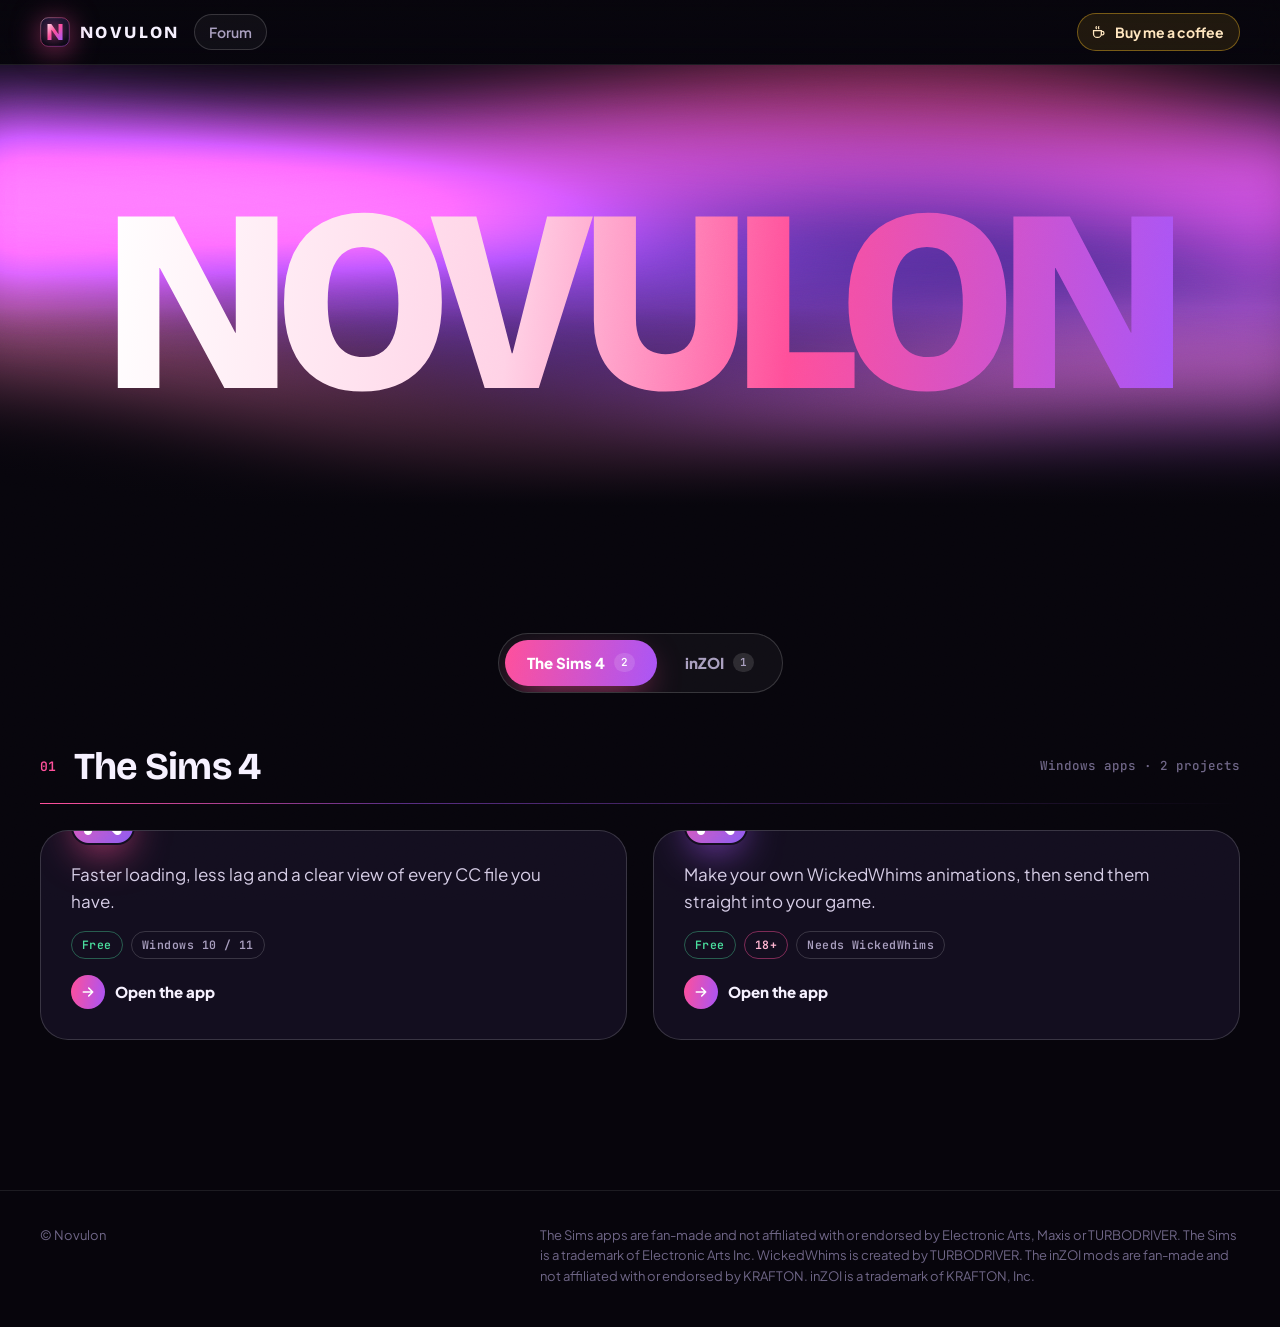
<file: index.html>
<!doctype html>
<html lang="en">
<head>
<meta charset="utf-8">
<meta name="viewport" content="width=device-width, initial-scale=1, viewport-fit=cover">
<meta name="description" content="Apps, tools and mods by Novulon: Sims Hub and Wicked Animator for The Sims 4, and ZOI Overhaul for inZOI.">
<link rel="icon" href="img/novulon-logo.svg" type="image/svg+xml">
<title>Novulon</title>
<link rel="preconnect" href="https://fonts.googleapis.com">
<link rel="preconnect" href="https://fonts.gstatic.com" crossorigin>
<link rel="stylesheet" href="https://fonts.googleapis.com/css2?family=Bricolage+Grotesque:opsz,wght@12..96,600;12..96,700;12..96,800&family=Plus+Jakarta+Sans:wght@400;500;600;700;800&family=JetBrains+Mono:wght@500;600&display=swap">
<style>
  /* One deliberate look: night violet, the same world as the apps. */
  :root {
    color-scheme: dark;
    --ground: #07050c;
    --ground-2: #0e0a17;
    --panel: #130e1f;
    --line: rgba(255, 255, 255, .09);
    --line-2: rgba(255, 255, 255, .16);
    --text: #f6f1ff;
    --muted: #a99fbf;
    --faint: #6f6687;
    --pink: #ff4f9a;
    --violet: #a855f7;
    --amber: #fbbf24;
    --mint: #4ade9e;
    --display: "Bricolage Grotesque", "Segoe UI", system-ui, sans-serif;
    --body: "Plus Jakarta Sans", "Segoe UI", system-ui, sans-serif;
    --mono: "JetBrains Mono", ui-monospace, Consolas, monospace;
    --grad: linear-gradient(100deg, var(--pink), var(--violet));
  }
  * { box-sizing: border-box; }
  html { scroll-behavior: smooth; }
  body { margin: 0; background: var(--ground); color: var(--text); font: 16px/1.6 var(--body); overflow-x: hidden; }
  a { color: inherit; }
  img { max-width: 100%; }
  [hidden] { display: none !important; }

  /* scrollbars in the site's colours (page and app windows) */
  html, dialog { scrollbar-width: thin; scrollbar-color: #c94fd8 #0b0812; }
  ::-webkit-scrollbar { width: 12px; height: 12px; }
  ::-webkit-scrollbar-track { background: #0b0812; }
  ::-webkit-scrollbar-thumb { border-radius: 999px; border: 3px solid #0b0812; background: linear-gradient(180deg, var(--pink), var(--violet)); }
  ::-webkit-scrollbar-thumb:hover { background: linear-gradient(180deg, #ff77b3, #c084fc); }
  ::-webkit-scrollbar-corner { background: #0b0812; }
  ::-webkit-scrollbar-button { display: none; width: 0; height: 0; }
  dialog::-webkit-scrollbar-track { background: var(--ground-2); }
  dialog::-webkit-scrollbar-thumb { border-color: var(--ground-2); }
  h1, h2, h3 { margin: 0; font-family: var(--display); line-height: .95; text-wrap: balance; }
  p { margin: 0; }
  :focus-visible { outline: 2px solid var(--pink); outline-offset: 3px; border-radius: 8px; }
  .wrap { max-width: 1240px; margin-inline: auto; padding-inline: 20px; }
  .label { font: 600 11.5px/1 var(--mono); letter-spacing: .18em; text-transform: uppercase; color: var(--muted); }

  /* film grain over everything, very light */
  .grain { position: fixed; inset: 0; pointer-events: none; z-index: 50; opacity: .06; mix-blend-mode: overlay;
    background-image: url("data:image/svg+xml,%3Csvg xmlns='http://www.w3.org/2000/svg' width='160' height='160'%3E%3Cfilter id='n'%3E%3CfeTurbulence type='fractalNoise' baseFrequency='.9' numOctaves='2' stitchTiles='stitch'/%3E%3C/filter%3E%3Crect width='100%25' height='100%25' filter='url(%23n)'/%3E%3C/svg%3E"); }

  /* ---------------------------------------------------------------- top bar */
  .bar { position: sticky; top: env(safe-area-inset-top, 0px); z-index: 20; backdrop-filter: blur(14px) saturate(1.3);
    background: linear-gradient(to bottom, rgba(7, 5, 12, .82), rgba(7, 5, 12, .45)); border-bottom: 1px solid var(--line); }
  .bar .wrap { display: flex; align-items: center; gap: 14px; height: 64px; }
  .brand { display: flex; align-items: center; gap: 10px; text-decoration: none; }
  .brand img { width: 30px; height: 30px; filter: drop-shadow(0 4px 14px rgba(255, 79, 154, .55)); }
  .brand b { font: 800 17px/1 var(--display); letter-spacing: .14em; }
  .bar .grow { flex: 1; }
  .bar nav a { font-weight: 600; font-size: 14px; color: var(--muted); text-decoration: none; }
  .bar nav a:hover { color: var(--text); }
  .top-nav a { display: inline-flex; align-items: center; height: 36px; padding: 0 14px; border-radius: 999px; border: 1px solid var(--line-2); background: rgba(255, 255, 255, .04); }
  .top-nav a:hover { background: rgba(255, 255, 255, .09); }
  .coffee { display: inline-flex; align-items: center; gap: 8px; height: 38px; padding: 0 15px 0 12px; border-radius: 999px; font-weight: 700;
    font-size: 14px; text-decoration: none; color: #ffe6bf; background: rgba(251, 191, 36, .1); border: 1px solid rgba(251, 191, 36, .4);
    transition: background .2s, transform .2s; }
  .coffee:hover { background: rgba(251, 191, 36, .2); transform: translateY(-1px); }
  .coffee svg { width: 17px; height: 17px; }

  /* ---------------------------------------------------------------- hero */
  .hero { position: relative; isolation: isolate; padding-block: clamp(48px, min(11vw, 14vh), 150px) clamp(40px, min(8vw, 10vh), 110px); overflow: hidden; }
  #sky { position: absolute; inset: 0; width: 100%; height: 100%; z-index: -2; }
  .hero::after { content: ""; position: absolute; inset: auto 0 0 0; height: 45%; z-index: -1; background: linear-gradient(to bottom, transparent, var(--ground)); }
  .hero .wrap { display: grid; gap: 28px; justify-items: center; text-align: center; }
  .hero h1 { font-size: clamp(48px, 20vw, 260px); font-weight: 800; letter-spacing: -.04em; line-height: .86; white-space: nowrap; }
  .hero h1 .solid { display: inline-block; background: linear-gradient(95deg, #fff 0%, #ffd2e6 38%, var(--pink) 64%, var(--violet) 100%);
    -webkit-background-clip: text; background-clip: text; color: transparent; }  .hero .intro { display: flex; justify-content: center; }

  /* ---------------------------------------------------------------- work */
  .work { padding-block: clamp(70px, 10vw, 130px) 40px; }

  /* one tab per game */
  .games { display: flex; gap: 6px; width: max-content; max-width: 100%; margin: 0 auto 56px; padding: 6px; border-radius: 999px;
    background: rgba(255, 255, 255, .04); border: 1px solid var(--line-2); overflow-x: auto; }
  .games button { display: inline-flex; align-items: center; gap: 9px; height: 46px; padding: 0 22px; border: 0; border-radius: 999px; cursor: pointer;
    font: 800 15px/1 var(--body); color: var(--muted); background: transparent; white-space: nowrap; transition: color .2s, background .2s; }
  .games button:hover { color: var(--text); }
  .games button[aria-selected="true"] { color: #fff; background: var(--grad); box-shadow: 0 12px 34px -12px rgba(255, 79, 154, .8); }
  .games .count { font: 600 11px/1 var(--mono); padding: 4px 7px; border-radius: 999px; background: rgba(255, 255, 255, .12); }
  .cards.three { grid-template-columns: repeat(3, minmax(0, 1fr)); }
  .cards.one { grid-template-columns: minmax(0, 1fr); }
  .cards.one .card .shot { aspect-ratio: 21 / 9; }
  .cards.one .card .pitch { max-width: 60ch; }
  .note { padding: 16px 18px; border-radius: 16px; background: rgba(255, 79, 154, .07); border: 1px solid rgba(255, 79, 154, .3); color: #e9dff6; font-size: 14.5px; }
  .note b { color: #fff; }
  code.path { font: 500 13px/1.4 var(--mono); padding: 2px 7px; border-radius: 7px; background: rgba(255, 255, 255, .07); border: 1px solid var(--line); word-break: break-all; }

  /* a group of projects (add more groups like this one) */
  .group { display: grid; gap: 26px; margin-bottom: 90px; }
  .group-head { display: grid; grid-template-columns: auto 1fr auto; gap: 18px; align-items: center; }
  .group-head .n { font: 600 13px/1 var(--mono); color: var(--pink); }
  .group-head h3 { font-size: clamp(26px, 3.4vw, 38px); letter-spacing: -.02em; }
  .group-head .rule { grid-column: 1 / -1; height: 1px; background: linear-gradient(90deg, var(--pink), rgba(168, 85, 247, .5) 30%, transparent); }
  .group-head .meta { font: 500 12.5px/1 var(--mono); color: var(--faint); }

  .cards { display: grid; grid-template-columns: repeat(2, minmax(0, 1fr)); gap: 26px; perspective: 1400px; }
  .card { --rx: 0deg; --ry: 0deg; --mx: 50%; --my: 50%; --glow: var(--pink);
    position: relative; display: flex; flex-direction: column; text-align: left; font: inherit; color: inherit; cursor: pointer; padding: 0;
    border-radius: 28px; border: 1px solid var(--line-2); background: var(--panel); overflow: hidden;
    transform: rotateX(var(--rx)) rotateY(var(--ry)); transform-style: preserve-3d; transition: transform .35s cubic-bezier(.2, .8, .2, 1), border-color .3s, box-shadow .3s; }
  .card.violet { --glow: var(--violet); }
  .card::before { content: ""; position: absolute; inset: 0; z-index: 2; pointer-events: none; opacity: 0; transition: opacity .3s;
    background: radial-gradient(420px circle at var(--mx) var(--my), rgba(255, 255, 255, .13), transparent 45%); }
  .card:hover { border-color: color-mix(in srgb, var(--glow) 60%, transparent); box-shadow: 0 30px 90px -30px color-mix(in srgb, var(--glow) 70%, transparent); }
  .card:hover::before { opacity: 1; }
  .card .shot { position: relative; aspect-ratio: 16 / 10; overflow: hidden; background: #0b0812; }
  .card .shot img { position: absolute; inset: 0; width: 100%; height: 100%; object-fit: cover; object-position: top left; transform: scale(1.02); transition: transform .8s cubic-bezier(.2, .8, .2, 1); }
  .card:hover .shot img { transform: scale(1.07); }
  .card .shot::after { content: ""; position: absolute; inset: 0; background: linear-gradient(to bottom, transparent 55%, var(--panel)); }
  .card .body { position: relative; padding: 4px 30px 30px; display: grid; gap: 16px; margin-top: -54px; z-index: 1; }
  .card .head { display: flex; align-items: center; gap: 16px; }
  .card .head img { width: 64px; height: 64px; border-radius: 18px; box-shadow: 0 14px 40px -10px color-mix(in srgb, var(--glow) 80%, transparent); }
  .card h4 { margin: 0; font: 800 clamp(28px, 3.2vw, 42px)/1 var(--display); letter-spacing: -.03em; }
  .card .pitch { color: #d6cde6; font-size: 17px; max-width: 42ch; }
  .tags { display: flex; gap: 8px; flex-wrap: wrap; }
  .tag { font: 600 11.5px/1 var(--mono); letter-spacing: .04em; padding: 7px 10px; border-radius: 999px; border: 1px solid var(--line-2); color: var(--muted); }
  .tag.free { color: var(--mint); border-color: rgba(74, 222, 158, .38); }
  .tag.adult { color: #ffb6d2; border-color: rgba(255, 79, 154, .45); }
  .card .open { display: inline-flex; align-items: center; gap: 10px; font-weight: 800; font-size: 15px; }
  .card .open i { width: 34px; height: 34px; border-radius: 50%; background: var(--grad); display: grid; place-items: center; transition: transform .3s; }
  .card:hover .open i { transform: translateX(4px); }
  .card .open svg { width: 16px; height: 16px; }


  /* ---------------------------------------------------------------- app window */
  dialog { width: min(1120px, calc(100vw - 24px)); max-height: calc(100vh - 32px); max-height: calc(100dvh - 24px); padding: 0; border: 1px solid var(--line-2); border-radius: 28px;
    background: var(--ground-2); color: var(--text); overflow: auto; overscroll-behavior: contain; }
  dialog::backdrop { background: rgba(4, 2, 8, .78); backdrop-filter: blur(8px); }
  dialog[open] { animation: pop .45s cubic-bezier(.2, .8, .2, 1); }
  @keyframes pop { from { opacity: 0; transform: translateY(24px) scale(.97); } }
  .sheet-hero { position: relative; aspect-ratio: 21 / 8; overflow: hidden; }
  .sheet-hero img { width: 100%; height: 100%; object-fit: cover; object-position: top center; display: block; }
  .sheet-hero::after { content: ""; position: absolute; inset: 0; background: linear-gradient(to bottom, rgba(14, 10, 23, .1), var(--ground-2)); }
  .x { position: absolute; top: 16px; right: 16px; z-index: 2; width: 44px; height: 44px; border-radius: 14px; border: 1px solid var(--line-2);
    background: rgba(10, 7, 16, .7); color: var(--text); font-size: 24px; line-height: 1; cursor: pointer; backdrop-filter: blur(6px); }
  .x:hover { border-color: var(--pink); }
  .sheet { padding: 0 clamp(20px, 4vw, 44px) 44px; margin-top: -70px; position: relative; display: grid; gap: 30px; }
  .sheet-head { display: flex; align-items: center; gap: 18px; flex-wrap: wrap; }
  .sheet-head img { width: 76px; height: 76px; border-radius: 22px; box-shadow: 0 18px 50px -12px rgba(255, 79, 154, .7); }
  .sheet-head h2 { font-size: clamp(34px, 5vw, 60px); font-weight: 800; letter-spacing: -.035em; }
  .lead { font-size: clamp(17px, 1.8vw, 20px); color: #d6cde6; max-width: 64ch; line-height: 1.55; }
  .actions { display: flex; gap: 12px; flex-wrap: wrap; align-items: center; }
  .btn { display: inline-flex; align-items: center; gap: 9px; height: 50px; padding: 0 22px; border-radius: 14px; font-weight: 800; font-size: 15px;
    text-decoration: none; border: 1px solid var(--line-2); background: rgba(255, 255, 255, .04); transition: transform .2s, border-color .2s, box-shadow .2s; }
  .btn:hover { transform: translateY(-2px); border-color: rgba(255, 255, 255, .3); }
  .btn.primary { background: var(--grad); border-color: transparent; color: #fff; box-shadow: 0 14px 40px -12px rgba(255, 79, 154, .8); }
  .btn.primary:hover { box-shadow: 0 18px 50px -10px rgba(255, 79, 154, .95); }
  .btn svg { width: 18px; height: 18px; }
  .sub { font: 600 11.5px/1 var(--mono); letter-spacing: .18em; text-transform: uppercase; color: var(--pink); }
  .feats { display: grid; grid-template-columns: repeat(auto-fit, minmax(250px, 1fr)); gap: 14px; }
  .feat { padding: 20px; border-radius: 18px; background: rgba(255, 255, 255, .03); border: 1px solid var(--line); display: grid; gap: 6px; }
  .feat b { font: 700 19px/1.2 var(--display); }
  .feat span { color: var(--muted); font-size: 14.5px; }
  .steps { list-style: none; padding: 0; margin: 0; display: grid; grid-template-columns: repeat(4, minmax(0, 1fr)); gap: 12px; counter-reset: s; }
  .steps li { counter-increment: s; padding: 18px; border-radius: 18px; background: rgba(255, 255, 255, .03); border: 1px solid var(--line); display: grid; gap: 6px; }
  .steps li::before { content: "0" counter(s); font: 600 12px/1 var(--mono); color: var(--pink); }
  .steps b { font: 700 18px/1.2 var(--display); }
  .steps span { color: var(--muted); font-size: 13.5px; }
  .gallery { display: grid; grid-template-columns: repeat(2, minmax(0, 1fr)); gap: 16px; }
  .gallery.three { grid-template-columns: repeat(3, minmax(0, 1fr)); }
  .gallery figure { margin: 0; border-radius: 18px; overflow: hidden; border: 1px solid var(--line); background: #0b0812; }
  .gallery img { display: block; width: 100%; aspect-ratio: 16 / 10; object-fit: cover; object-position: top left; }
  .gallery.three img { aspect-ratio: 4 / 5; object-position: top center; }
  .gallery.pair { max-width: 760px; }
  .gallery.pair img { aspect-ratio: 4 / 5; object-position: top center; }
  .gallery figcaption { padding: 12px 16px; font-size: 13.5px; color: var(--muted); }


  /* the 18+ check in front of Wicked Animator */
  #gate { width: min(520px, calc(100vw - 24px)); }
  .gate { padding: 34px 32px 30px; display: grid; gap: 18px; text-align: center; justify-items: center; }
  .gate .badge { width: 74px; height: 74px; border-radius: 22px; display: grid; place-items: center; font: 800 24px/1 var(--display);
    color: #fff; background: var(--grad); box-shadow: 0 18px 50px -12px rgba(255, 79, 154, .8); }
  .gate h2 { font-size: clamp(26px, 4vw, 34px); letter-spacing: -.02em; }
  .gate p { color: #d6cde6; max-width: 40ch; }
  .gate .actions { justify-content: center; }
  .gate .btn { cursor: pointer; font-family: inherit; color: var(--text); }

  /* positions */
  .poses { display: grid; grid-template-columns: repeat(3, minmax(0, 1fr)); gap: 14px; }
  .poses figure { margin: 0; border-radius: 18px; overflow: hidden; border: 1px solid var(--line); background: #0b0812; position: relative; }
  .poses img { display: block; width: 100%; aspect-ratio: 16 / 11; object-fit: cover; transition: transform .6s cubic-bezier(.2, .8, .2, 1); }
  .poses figure:hover img { transform: scale(1.05); }
  .poses figcaption { position: absolute; left: 12px; bottom: 12px; padding: 7px 12px; border-radius: 999px; font-weight: 800; font-size: 13.5px;
    background: rgba(10, 7, 16, .72); backdrop-filter: blur(6px); border: 1px solid var(--line-2); }
  .editor { margin: 0; border-radius: 18px; overflow: hidden; border: 1px solid var(--line); background: #0b0812; }
  .editor img { display: block; width: 100%; }
  .editor.narrow { max-width: 760px; }
  .editor figcaption { padding: 12px 16px; font-size: 13.5px; color: var(--muted); }
  @media (max-width: 860px) { .poses { grid-template-columns: repeat(2, minmax(0, 1fr)); } }
  @media (max-width: 480px) { .poses { grid-template-columns: 1fr; } }

  /* ---------------------------------------------------------------- footer */
  footer { margin-top: 20px; border-top: 1px solid var(--line); padding-block: 34px 40px; }
  footer .big { font: 800 clamp(60px, 16vw, 230px)/.8 var(--display); letter-spacing: -.05em; color: transparent;
    -webkit-text-stroke: 1px rgba(255, 255, 255, .14); user-select: none; white-space: nowrap; }
  footer .fine { display: flex; justify-content: space-between; gap: 20px; flex-wrap: wrap; color: var(--faint); font-size: 13px; }
  footer .fine p { max-width: 70ch; }

  @media (max-width: 1100px) { .cards.three { grid-template-columns: repeat(2, minmax(0, 1fr)); } }
  @media (max-width: 860px) {
    .cards, .cards.three { grid-template-columns: 1fr; }
    .cards.one .card .shot { aspect-ratio: 16 / 10; }
    .card .body { padding: 4px 22px 24px; }
    .steps { grid-template-columns: repeat(2, minmax(0, 1fr)); }
    .gallery, .gallery.three { grid-template-columns: 1fr; }
    .sheet-hero { aspect-ratio: 16 / 9; }
    .group-head { grid-template-columns: auto 1fr; }
    .group-head .meta { display: none; }
  }
  /* phones and tablets turned sideways: less height to spend */
  @media (orientation: landscape) and (max-height: 560px) {
    .bar .wrap { height: 54px; }
    .sheet-hero { aspect-ratio: 21 / 6; }
    .sheet { margin-top: -40px; gap: 22px; }
    .sheet-head img { width: 56px; height: 56px; }
    .cards { grid-template-columns: repeat(2, minmax(0, 1fr)); }
    .cards.one { grid-template-columns: minmax(0, 1fr); }
    .card .body { padding: 4px 20px 22px; }
    .card .head img { width: 48px; height: 48px; }
  }
  @media (max-width: 480px) { .bar nav { display: none; } .coffee span { display: none; } .coffee { padding: 0 11px; } }
  @media (prefers-reduced-motion: reduce) {
    *, *::before, *::after { animation: none !important; transition: none !important; }
    .card { transform: none !important; }
  }
</style>
</head>
<body>

<div class="grain" aria-hidden="true"></div>

<header class="bar">
  <div class="wrap">
    <a class="brand" href="#top"><img src="img/novulon-logo.svg" alt=""><b>NOVULON</b></a>
    <nav class="top-nav" aria-label="Site"><a href="/forum/">Forum</a></nav>
    <span class="grow"></span>
    <a class="coffee" id="coffee" hidden target="_blank" rel="noopener"><svg viewBox="0 0 24 24" fill="none" stroke="currentColor" stroke-width="1.8" stroke-linecap="round"><path d="M5 9.5h11v4.5a5 5 0 0 1-5 5h-1a5 5 0 0 1-5-5zM16 10.5h1.3a2.4 2.4 0 0 1 0 4.8H16M9 3.8c-.7.9-.7 1.9 0 2.8M12.4 3.8c-.7.9-.7 1.9 0 2.8"/></svg><span>Buy me a coffee</span></a>
  </div>
</header>

<section class="hero" id="top">
  <canvas id="sky" aria-hidden="true"></canvas>
  <div class="wrap">
    <h1 id="name"><span class="solid">NOVULON</span></h1>
  </div>
</section>

<main class="wrap work" id="work">

  <!-- One tab per game; each tab shows its own group below. -->
  <div class="games" role="tablist" aria-label="Games">
    <button role="tab" id="tab-sims" aria-controls="grp-sims" aria-selected="true" data-game="sims">The Sims 4<span class="count">2</span></button>
    <button role="tab" id="tab-inzoi" aria-controls="grp-inzoi" aria-selected="false" data-game="inzoi">inZOI<span class="count">1</span></button>
  </div>

  <!-- A project group. Add more groups below this one for other kinds of work. -->
  <section class="group" id="grp-sims" role="tabpanel" aria-labelledby="g-sims" data-game="sims">
    <div class="group-head">
      <span class="n">01</span>
      <h3 id="g-sims">The Sims 4</h3>
      <span class="meta">Windows apps &middot; 2 projects</span>
      <span class="rule"></span>
    </div>
    <div class="cards">
      <button class="card" data-open="dlg-hub" aria-haspopup="dialog">
        <div class="shot"><img src="img/hub-home.png" alt="Sims Hub: choose Quick Start or Full Start"></div>
        <div class="body">
          <div class="head"><img src="img/sims-hub.png" alt=""><h4>Sims Hub</h4></div>
          <p class="pitch">Faster loading, less lag and a clear view of every CC file you have.</p>
          <div class="tags"><span class="tag free">Free</span><span class="tag">Windows 10 / 11</span></div>
          <span class="open"><i><svg viewBox="0 0 24 24" fill="none" stroke="#fff" stroke-width="2.4" stroke-linecap="round" stroke-linejoin="round"><path d="M5 12h14m0 0-6-6m6 6-6 6"/></svg></i>Open the app</span>
        </div>
      </button>
      <button class="card violet" data-open="dlg-anim" data-adult aria-haspopup="dialog">
        <div class="shot"><img src="img/animator-face.png" alt="Wicked Animator: posing a sim's face"></div>
        <div class="body">
          <div class="head"><img src="img/wicked-animator.png" alt=""><h4>Wicked Animator</h4></div>
          <p class="pitch">Make your own WickedWhims animations, then send them straight into your game.</p>
          <div class="tags"><span class="tag free">Free</span><span class="tag adult">18+</span><span class="tag">Needs WickedWhims</span></div>
          <span class="open"><i><svg viewBox="0 0 24 24" fill="none" stroke="#fff" stroke-width="2.4" stroke-linecap="round" stroke-linejoin="round"><path d="M5 12h14m0 0-6-6m6 6-6 6"/></svg></i>Open the app</span>
        </div>
      </button>
    </div>
  </section>

  <section class="group" id="grp-inzoi" role="tabpanel" aria-labelledby="g-inzoi" data-game="inzoi" hidden>
    <div class="group-head">
      <span class="n">02</span>
      <h3 id="g-inzoi">inZOI</h3>
      <span class="meta">In-game mod &middot; 1 project</span>
      <span class="rule"></span>
    </div>
    <div class="cards one">
      <button class="card violet" data-open="dlg-ov" aria-haspopup="dialog">
        <div class="shot"><img src="img/inzoi-ov-card.jpg" alt="Novulon's ZOI Overhaul open in inZOI"></div>
        <div class="body">
          <div class="head"><img src="img/inzoi-overhaul.svg" alt=""><h4>Novulon's ZOI Overhaul</h4></div>
          <p class="pitch">One mod, one button. Smarter zois, a real attraction system, moments together from the social menu, cheats for anyone, and smoother play.</p>
          <div class="tags"><span class="tag free">Free</span><span class="tag">In-game mod</span></div>
          <span class="open"><i><svg viewBox="0 0 24 24" fill="none" stroke="#fff" stroke-width="2.4" stroke-linecap="round" stroke-linejoin="round"><path d="M5 12h14m0 0-6-6m6 6-6 6"/></svg></i>See the mod</span>
        </div>
      </button>
    </div>
  </section>
</main>

<!-- ============================================================ Sims Hub -->
<dialog id="dlg-hub" aria-labelledby="t-hub">
  <div class="sheet-hero"><img src="img/hub-library.png" alt=""><button class="x" data-close aria-label="Close">&times;</button></div>
  <div class="sheet">
    <div class="sheet-head"><img src="img/sims-hub.png" alt=""><h2 id="t-hub">Sims Hub</h2></div>
    <p class="lead">The Sims 4 reads every CC file at start-up, even the ones nobody wears. Quick Start works out what your saves really use and starts the game with just that. Full Start brings everything back when you want to build or browse Create a Sim.</p>
    <div class="actions">
      <a class="btn primary" href="https://github.com/xNovulon/SimsHub/releases/latest/download/SimsHub.zip"><svg viewBox="0 0 24 24" fill="none" stroke="currentColor" stroke-width="2.2" stroke-linecap="round" stroke-linejoin="round"><path d="M12 4v11m0 0-4.5-4.5M12 15l4.5-4.5M5 20h14"/></svg>Download Sims Hub</a>
      <span class="tags"><span class="tag free">Free</span><span class="tag">Windows 10 / 11</span></span>
    </div>
    <span class="sub">What it does</span>
    <div class="feats">
      <div class="feat"><b>Quick Start</b><span>Loads only the CC your saves use. Same sims, same lots, far less waiting.</span></div>
      <div class="feat"><b>Full Start</b><span>Everything back in one click, for building and Create a Sim.</span></div>
      <div class="feat"><b>Play one save</b><span>Start a single save with only its CC. The fastest start there is.</span></div>
      <div class="feat"><b>CC library</b><span>Every file with its picture, sorted into hair, tops, furniture, animations and more. Search by name, creator or folder.</span></div>
      <div class="feat"><b>Duplicates</b><span>Finds exact copies, even hidden inside merged files, and removes them safely.</span></div>
      <div class="feat"><b>Merged files</b><span>Marked as merged, listed under everything they hold, and can be split back apart.</span></div>
      <div class="feat"><b>Missing CC</b><span>See what each save is missing, then find it in your Downloads or Desktop, even inside .zip files, and install it.</span></div>
      <div class="feat"><b>Unused CC</b><span>Find the CC none of your saves or Tray households use.</span></div>
      <div class="feat"><b>Add new downloads</b><span>Drop new CC in one folder. The Hub puts it in the right place and merges it for faster loading.</span></div>
      <div class="feat"><b>After a game update</b><span>Lists the script mods older than the update, and CC that needs a Sims 4 Studio batch fix.</span></div>
      <div class="feat"><b>Error reader</b><span>Reads the game's error logs and names the mod that caused them.</span></div>
      <div class="feat"><b>Less lag</b><span>Turns down only the graphics settings that cost the most, plus an in-game lag meter.</span></div>
      <div class="feat"><b>Save backups</b><span>Copies of your saves, made automatically before changes. Restore with one click.</span></div>
      <div class="feat"><b>Start times</b><span>Every start is timed, so you can see how much time you save.</span></div>
      <div class="feat"><b>Safe by design</b><span>Nothing is ever deleted. Undo last change puts things back exactly.</span></div>
    </div>
    <span class="sub">Your CC library</span>
    <figure class="editor"><img src="img/hub-cc2.jpg" alt="The CC library with pictures, categories and filters" loading="lazy">
      <figcaption>Every CC file with its picture, sorted and searchable. Duplicates and merged files are marked.</figcaption></figure>
    <span class="sub">Missing CC</span>
    <figure class="editor narrow"><img src="img/hub-missing.jpg" alt="A save's missing CC, found on this PC" loading="lazy">
      <figcaption>What a save is missing, where copies were found on your PC, and one button to install them.</figcaption></figure>
    <span class="sub">Inside the app</span>
    <div class="gallery">
      <figure><img src="img/hub-home.png" alt="Home" loading="lazy"><figcaption>Quick Start or Full Start</figcaption></figure>
      <figure><img src="img/hub-saves.png" alt="Your saves" loading="lazy"><figcaption>Play one save with only its CC</figcaption></figure>
      <figure><img src="img/hub-performance.png" alt="Graphics and start times" loading="lazy"><figcaption>Graphics and start times</figcaption></figure>
      <figure><img src="img/hub-tools.png" alt="Tools" loading="lazy"><figcaption>Tools, with every change undoable</figcaption></figure>
    </div>
  </div>
</dialog>

<!-- ============================================================ Wicked Animator -->
<dialog id="dlg-anim" aria-labelledby="t-anim">
  <div class="sheet-hero"><img src="img/animator-face.png" alt=""><button class="x" data-close aria-label="Close">&times;</button></div>
  <div class="sheet">
    <div class="sheet-head"><img src="img/wicked-animator.png" alt=""><h2 id="t-anim">Wicked Animator</h2><span class="tag adult">18+</span></div>
    <p class="lead">Makes adult animations and poses for <a href="https://wickedwhimsmod.com/" target="_blank" rel="noopener">WickedWhims</a>. You can use your own sims from the Tray too.</p>
    <div class="actions">
      <a class="btn primary" href="https://github.com/xNovulon/SimsHub/releases/latest/download/WickedAnimator.zip"><svg viewBox="0 0 24 24" fill="none" stroke="currentColor" stroke-width="2.2" stroke-linecap="round" stroke-linejoin="round"><path d="M12 4v11m0 0-4.5-4.5M12 15l4.5-4.5M5 20h14"/></svg>Download Wicked Animator</a>
      <a class="btn" href="https://wickedwhimsmod.com/" target="_blank" rel="noopener">Get WickedWhims</a>
      <span class="tags"><span class="tag free">Free</span><span class="tag">Windows 10 / 11</span></span>
    </div>
    <span class="sub">How it works</span>
    <ol class="steps">
      <li><b>Scene</b><span>Your sims and where it happens - the bed or couch can move too</span></li>
      <li><b>Pose</b><span>Move and turn any part, or use your saved poses</span></li>
      <li><b>Motion</b><span>One-click movement or your own keys</span></li>
      <li><b>Body</b><span>Physics, hair and clothes</span></li>
      <li><b>Face</b><span>Expressions, blinking, lip-sync</span></li>
      <li><b>Sounds</b><span>Game sounds or your own</span></li>
      <li><b>Details</b><span>Name, creator, where it plays</span></li>
      <li><b>Share</b><span>Send to game or package a mod</span></li>
    </ol>
    <figure class="editor"><img src="img/wa-motion.jpg" alt="The editor: the sims on the stage, their motions on the left and the timeline below" loading="lazy">
      <figcaption>Pose the sims, add motion, and the timeline plays it as a loop.</figcaption></figure>
    <span class="sub">Positions</span>
    <div class="poses">
      <figure><img src="img/pos-kiss.jpg" alt="Kissing" loading="lazy"><figcaption>Kissing</figcaption></figure>
      <figure><img src="img/pos-missionary.jpg" alt="Missionary" loading="lazy"><figcaption>Missionary</figcaption></figure>
      <figure><img src="img/pos-cowgirl.jpg" alt="Cowgirl" loading="lazy"><figcaption>Cowgirl</figcaption></figure>
      <figure><img src="img/pos-doggy.jpg" alt="Doggy" loading="lazy"><figcaption>Doggy</figcaption></figure>
      <figure><img src="img/pos-spooning.jpg" alt="Spooning" loading="lazy"><figcaption>Spooning</figcaption></figure>
      <figure><img src="img/pos-carry.jpg" alt="Carry" loading="lazy"><figcaption>Carry</figcaption></figure>
    </div>
    <span class="sub">Your own sims</span>
    <div class="gallery pair">
      <figure><img src="img/animator-tray-look.png" alt="A Tray sim in her own outfit" loading="lazy"><figcaption>Tray sims arrive in their own outfit</figcaption></figure>
      <figure><img src="img/animator-clothes.png" alt="The clothes list" loading="lazy"><figcaption>Every piece they wear, one switch each</figcaption></figure>
    </div>
  </div>
</dialog>

<!-- ============================================================ inZOI: ZOI Overhaul -->
<dialog id="dlg-ov" aria-labelledby="t-ov">
  <div class="sheet-hero"><img src="img/inzoi-ov-hero.jpg" alt=""><button class="x" data-close aria-label="Close">&times;</button></div>
  <div class="sheet">
    <div class="sheet-head"><img src="img/inzoi-overhaul.svg" alt=""><h2 id="t-ov">Novulon's ZOI Overhaul</h2></div>
    <p class="lead">Everything in one window: zois that act more like people, an attraction system, moments together from the game's own social menu, cheats for anyone, and smoother play. Press the purple N next to your icons to open it. Every part has its own switch.</p>
    <div class="actions">
      <a class="btn primary" href="downloads/inzoi/Novulon-ZOI-Overhaul.zip" download><svg viewBox="0 0 24 24" fill="none" stroke="currentColor" stroke-width="2.2" stroke-linecap="round" stroke-linejoin="round"><path d="M12 4v11m0 0-4.5-4.5M12 15l4.5-4.5M5 20h14"/></svg>Download ZOI Overhaul</a>
      <span class="tags"><span class="tag free">Free</span><span class="tag">inZOI 0.10</span><span class="tag">In-game mod</span></span>
    </div>
    <span class="sub">Install</span>
    <ol class="steps">
      <li><b>Remove older Novulon mods</b><span>Had an earlier Novulon inZOI mod? Delete its folder from <code class="path">Documents\inZOI\Mods\InGame</code> first. This one replaces them all</span></li>
      <li><b>Unzip</b><span>Into <code class="path">Documents\inZOI\Mods</code>. It lands in the InGame folder there</span></li>
      <li><b>Load a save</b><span>Start inZOI and load a save like you always do</span></li>
      <li><b>Press N</b><span>The purple N next to your icons in the bottom right</span></li>
    </ol>
    <p class="note"><b>Optional:</b> with the game closed, open the mod's Start-up fixes folder and run <b>Apply start-up fixes</b> once. <b>Undo start-up fixes</b> puts everything back.</p>

    <span class="sub">Your zoi</span>
    <div class="feats">
      <div class="feat"><b>Take control</b><span>Your zoi never acts by themselves, not even in an emergency. When they need something, a button under the top bar pulses. Click it and they go take care of it.</span></div>
      <div class="feat"><b>Notifications for later</b><span>The game's event pop-ups wait under a bell at the top instead of covering the screen. Opening one pauses the game so you can read it.</span></div>
      <div class="feat"><b>Walk away to end a chat</b><span>Walking off ends the conversation, so nobody holds you in place.</span></div>
      <div class="feat"><b>No more auto run</b><span>Your zoi walks unless you hold Shift.</span></div>
      <div class="feat"><b>Your pronouns</b><span>Auto, he, she or your own words.</span></div>
      <div class="feat"><b>Over-the-shoulder camera</b><span>Press F8 to look around freely behind your zoi with no cursor. Pick another key if you like. Needs the game's Active Control option, and the mod can turn it on for you.</span></div>
    </div>

    <span class="sub">A town that feels alive</span>
    <div class="feats">
      <div class="feat"><b>No more clipping</b><span>Zois who end up inside each other step apart and say hi.</span></div>
      <div class="feat"><b>People talk</b><span>Zois chat with others their age, friends greet you by name, and passers-by think out loud about their day.</span></div>
      <div class="feat"><b>Real personalities</b><span>Flirty and outgoing zois are bolder, shy ones hesitate, and mean or snobby ones are colder.</span></div>
      <div class="feat"><b>2,800+ lines</b><span>Everything above their heads is hand-written, from first looks to jealous gossip.</span></div>
      <div class="feat"><b>Real reactions</b><span>They use the game's own moves: a flustered look when they spot you, a sigh or an angry huff when you ignore them, a happy bounce after a good talk.</span></div>
    </div>

    <span class="sub">Attraction (adults only)</span>
    <div class="feats">
      <div class="feat"><b>How attractive you are</b><span>Pick a level from "seen as ugly" to "perfect". Adults notice you, stop and look, and some come over to talk. Men make the first move more often.</span></div>
      <div class="feat"><b>Admirers</b><span>Some get their phone out and follow you, then walk up, ask for your number, flirt and maybe go for a hug or kiss. Others call out "Excuse me!", or lose hope and walk off.</span></div>
      <div class="feat"><b>Shy ones</b><span>Some never come over. They just wish you'd notice them, and get all flustered if you do talk to them.</span></div>
      <div class="feat"><b>More yeses</b><span>The higher your level, the rarer a no. At the top level your hugs, kisses, flirts and personal questions always land.</span></div>
      <div class="feat"><b>Not interested?</b><span>Use the game's own cold or rude actions on someone who keeps following you. They back off and leave you alone for a while.</span></div>
      <div class="feat"><b>Into you</b><span>Each card in the game's Relationships list shows how into you they are, and whether you met in person or by text.</span></div>
      <div class="feat"><b>You choose</b><span>With Take control on, when someone wants to hug or kiss you, a card asks if you're okay with it.</span></div>
      <div class="feat"><b>Jealousy and gossip</b><span>Admirers who see you hug or flirt with someone else get upset and walk off. Someone else flirting with you makes them jealous, and flirting with someone taken gets people talking.</span></div>
      <div class="feat"><b>Who likes who</b><span>Change who adults are attracted to: everyone, women, men or people you pick. You can undo it.</span></div>
    </div>

    <span class="sub">Together (adults only)</span>
    <div class="feats">
      <div class="feat"><b>Novulon on the social menu</b><span>Press on an adult and pick Novulon: hold hands, hugs, kisses, slow dances, couple photos, cuddles in bed and more. Each one shows the odds of a yes.</span></div>
      <div class="feat"><b>A real yes or no</b><span>Their love for you, how into you they are, your looks, being a couple and their mood decide. A yes makes their love grow, a no stings a little. Prefer it easier? There's "Easier" and "Always yes".</span></div>
      <div class="feat"><b>They ask too</b><span>Someone who loves you sometimes asks for a hug, a kiss or more. Say yes, or not now.</span></div>
      <div class="feat"><b>Hand in hand</b><span>Walk anywhere holding hands until you let go.</span></div>
      <div class="feat"><b>In bed</b><span>Cuddle, or make love with the game's own moment. If you have WickedZoi's Make Love installed, its animations are used.</span></div>
      <div class="feat"><b>Sounds</b><span>Kisses, giggles and sighs in the game's own voices.</span></div>
      <div class="feat"><b>Never family</b><span>Only adults, and never with family.</span></div>
    </div>

    <span class="sub">Cheats</span>
    <div class="feats">
      <div class="feat"><b>Money</b><span>Set or add any amount. You can also right-click your money on screen for a quick menu.</span></div>
      <div class="feat"><b>Needs, skills and mood</b><span>For anyone in your household or nearby. Fill needs, freeze them at full, or make them drop 2 to 4 times slower. Put any skill at any level.</span></div>
      <div class="feat"><b>Immortal</b><span>Pick any zoi and they never die, not even from starving.</span></div>
      <div class="feat"><b>Relationships</b><span>Love, friendship and business with anyone. Right-click a card in the game's Relationships list to max it or delete it. Love only between adults.</span></div>
      <div class="feat"><b>Town</b><span>Choose who shows up in town (normal, only men, only women or your own mix), and clear out crowds when you want a quieter city. No elders turns elders into adults. Never your zoi or your household, and it asks you to save first.</span></div>
    </div>

    <span class="sub">Performance</span>
    <div class="feats">
      <div class="feat"><b>Steady frame rate</b><span>Matched to your screen, so it stays even instead of jumping around.</span></div>
      <div class="feat"><b>Less loading while you move</b><span>Keeps more of the town ready, so walking and driving don't stutter.</span></div>
      <div class="feat"><b>Fewer sudden freezes</b><span>Gets effects ready while the game loads, not in the middle of playing. The sky updates less often too.</span></div>
      <div class="feat"><b>Same graphics</b><span>Nothing is turned down, and every fix has an off switch that brings your own settings back.</span></div>
    </div>

    <span class="sub">Inside the game</span>
    <figure class="editor narrow"><img src="img/inzoi-ov-needs.jpg" alt="A button under the game's top toolbar showing what your zoi needs" loading="lazy">
      <figcaption>What your zoi needs shows up at the top. One click and they go.</figcaption></figure>
    <div class="gallery three">
      <figure><img src="img/inzoi-ov-together.jpg" alt="The Together menu from the game's social menu, with the odds of a yes on every option" loading="lazy"><figcaption>Together, from the social menu</figcaption></figure>
      <figure><img src="img/inzoi-ov-behavior.jpg" alt="Behavior tab" loading="lazy"><figcaption>How your zoi behaves</figcaption></figure>
      <figure><img src="img/inzoi-ov-attraction.jpg" alt="Attraction tab" loading="lazy"><figcaption>How attractive you are</figcaption></figure>
      <figure><img src="img/inzoi-ov-stats.jpg" alt="Cheats tab, money page" loading="lazy"><figcaption>Cheats for anyone</figcaption></figure>
      <figure><img src="img/inzoi-ov-town.jpg" alt="Cheats tab, town page" loading="lazy"><figcaption>Who spawns, and who goes</figcaption></figure>
      <figure><img src="img/inzoi-ov-relcards.jpg" alt="The game's Relationships list with Into you bars and the right-click menu" loading="lazy"><figcaption>Right-click a relationship</figcaption></figure>
      <figure><img src="img/inzoi-ov-perf.jpg" alt="Performance tab" loading="lazy"><figcaption>Smoother, same graphics</figcaption></figure>
    </div>
  </div>
</dialog>

<!-- ============================================================ 18+ check -->
<dialog id="gate" aria-labelledby="t-gate">
  <div class="gate">
    <span class="badge" aria-hidden="true">18+</span>
    <h2 id="t-gate">Adults only</h2>
    <p>Wicked Animator makes adult animations for the WickedWhims mod. The next page shows sims in intimate positions. Continue only if you're 18 or older.</p>
    <div class="actions">
      <button class="btn primary" type="button" data-gate-yes>I'm 18 or older</button>
      <button class="btn" type="button" data-gate-no>Go back</button>
    </div>
  </div>
</dialog>

<footer>
  <div class="wrap">
    <div class="fine">
      <span>&copy; Novulon</span>
      <p>The Sims apps are fan-made and not affiliated with or endorsed by Electronic Arts, Maxis or TURBODRIVER. The Sims is a trademark of Electronic Arts Inc. WickedWhims is created by TURBODRIVER. The inZOI mods are fan-made and not affiliated with or endorsed by KRAFTON. inZOI is a trademark of KRAFTON, Inc.</p>
    </div>
  </div>
</footer>

<script>
  // Your Buy Me a Coffee page. The button shows once this is set, e.g. 'https://buymeacoffee.com/yourname'
  const COFFEE_URL = 'https://www.buymeacoffee.com/novulon';
  const coffee = document.getElementById('coffee');
  if (/^https:\/\//.test(COFFEE_URL)) { coffee.href = COFFEE_URL; coffee.hidden = false; }

  const still = matchMedia('(prefers-reduced-motion: reduce)').matches;

  // NOVULON fills the width it has exactly, whatever the screen and however it is turned
  const name = document.getElementById('name');
  const fit = () => {
    const cs = getComputedStyle(name.parentElement);
    const box = name.parentElement.clientWidth - parseFloat(cs.paddingLeft) - parseFloat(cs.paddingRight);
    name.style.fontSize = '100px';
    const w = name.querySelector('.solid').getBoundingClientRect().width || 1;
    let size = Math.max(36, Math.min(260, 100 * box / w * .97));
    name.style.fontSize = size + 'px';
    // small sizes don't scale quite linearly: shrink until it really fits
    for (let i = 0; i < 6 && name.querySelector('.solid').getBoundingClientRect().width > box; i++) {
      size *= .97; name.style.fontSize = size + 'px';
    }
  };
  fit();
  if (document.fonts && document.fonts.ready) document.fonts.ready.then(fit);
  new ResizeObserver(fit).observe(name.parentElement);

  // one tab per game; the address remembers it (novulon.pages.dev/#inzoi)
  const tabs = [...document.querySelectorAll('.games [role="tab"]')];
  const pickGame = (game, focus) => {
    tabs.forEach(t => {
      const on = t.dataset.game === game;
      t.setAttribute('aria-selected', on);
      t.tabIndex = on ? 0 : -1;
      if (on && focus) t.focus();
    });
    document.querySelectorAll('.group[data-game]').forEach(g => { g.hidden = g.dataset.game !== game; });
  };
  tabs.forEach((t, i) => {
    t.addEventListener('click', () => { pickGame(t.dataset.game); history.replaceState(null, '', '#' + t.dataset.game); });
    t.addEventListener('keydown', e => {
      if (e.key !== 'ArrowRight' && e.key !== 'ArrowLeft') return;
      const next = tabs[(i + (e.key === 'ArrowRight' ? 1 : tabs.length - 1)) % tabs.length];
      pickGame(next.dataset.game, true);
      history.replaceState(null, '', '#' + next.dataset.game);
    });
  });
  const fromHash = () => { const g = location.hash.slice(1); if (tabs.some(t => t.dataset.game === g)) pickGame(g); };
  fromHash();
  addEventListener('hashchange', fromHash);

  // app windows

  // Wicked Animator asks for 18+ first (once per visit)
  const gate = document.getElementById('gate');
  let gateFor = null;
  const passed = () => { try { return sessionStorage.getItem('novulon.18') === 'yes'; } catch { return false; } };
  gate.querySelector('[data-gate-yes]').addEventListener('click', () => {
    try { sessionStorage.setItem('novulon.18', 'yes'); } catch { /* private window: asks again next time */ }
    gate.close();
    if (gateFor) { const d = document.getElementById(gateFor); d.showModal(); d.scrollTop = 0; }
  });
  gate.querySelector('[data-gate-no]').addEventListener('click', () => gate.close());
  gate.addEventListener('click', e => { if (e.target === gate) gate.close(); });
  document.querySelectorAll('[data-open]').forEach(b => b.addEventListener('click', () => {
    if (b.hasAttribute('data-adult') && !passed()) { gateFor = b.dataset.open; gate.showModal(); return; }
    const d = document.getElementById(b.dataset.open);
    d.showModal(); d.scrollTop = 0;
  }));
  document.querySelectorAll('dialog:not(#gate)').forEach(d => {
    d.querySelector('[data-close]').addEventListener('click', () => d.close());
    d.addEventListener('click', e => { if (e.target === d) d.close(); });
  });

  // cards lean toward the pointer, with a light that follows it
  if (!still) document.querySelectorAll('.card').forEach(c => {
    c.addEventListener('pointermove', e => {
      const r = c.getBoundingClientRect(), x = (e.clientX - r.left) / r.width, y = (e.clientY - r.top) / r.height;
      c.style.setProperty('--ry', ((x - .5) * 7).toFixed(2) + 'deg');
      c.style.setProperty('--rx', ((.5 - y) * 6).toFixed(2) + 'deg');
      c.style.setProperty('--mx', (x * 100).toFixed(1) + '%');
      c.style.setProperty('--my', (y * 100).toFixed(1) + '%');
    });
    c.addEventListener('pointerleave', () => { c.style.setProperty('--rx', '0deg'); c.style.setProperty('--ry', '0deg'); });
  });

  // the hero sky: slow ribbons of pink and violet light
  (() => {
    const cv = document.getElementById('sky'), g = cv.getContext('2d');
    const bands = [
      { c: [255, 79, 154], y: .34, a: 70, f: .0021, s: .00022, w: 150 },
      { c: [168, 85, 247], y: .55, a: 90, f: .0016, s: -.00017, w: 190 },
      { c: [255, 128, 190], y: .72, a: 55, f: .0027, s: .00028, w: 110 },
      { c: [120, 70, 255], y: .22, a: 60, f: .0013, s: -.00012, w: 160 },
    ];
    let w = 0, h = 0, dpr = 1;
    const size = () => {
      dpr = Math.min(2, devicePixelRatio || 1);
      w = cv.clientWidth; h = cv.clientHeight;
      cv.width = Math.round(w * dpr); cv.height = Math.round(h * dpr);
    };
    const draw = t => {
      g.setTransform(dpr, 0, 0, dpr, 0, 0);
      g.clearRect(0, 0, w, h);
      g.globalCompositeOperation = 'lighter';
      g.filter = 'blur(38px)';
      for (const b of bands) {
        g.beginPath();
        for (let x = -60; x <= w + 60; x += 24) {
          const y = h * b.y + Math.sin(x * b.f + t * b.s * 6) * b.a + Math.sin(x * b.f * 2.3 - t * b.s * 4) * b.a * .4;
          x === -60 ? g.moveTo(x, y) : g.lineTo(x, y);
        }
        g.strokeStyle = `rgba(${b.c.join(',')}, .55)`;
        g.lineWidth = b.w;
        g.stroke();
      }
      g.filter = 'none';
      g.globalCompositeOperation = 'source-over';
    };
    size(); draw(4000);
    new ResizeObserver(() => { size(); draw(performance.now() + 4000); }).observe(cv);
    if (still) return;
    let on = true;
    new IntersectionObserver(([e]) => { on = e.isIntersecting; if (on) requestAnimationFrame(loop); }).observe(cv);
    function loop(t) { if (!on) return; draw(t + 4000); requestAnimationFrame(loop); }
    requestAnimationFrame(loop);
  })();
</script>
</body>
</html>
</file>
